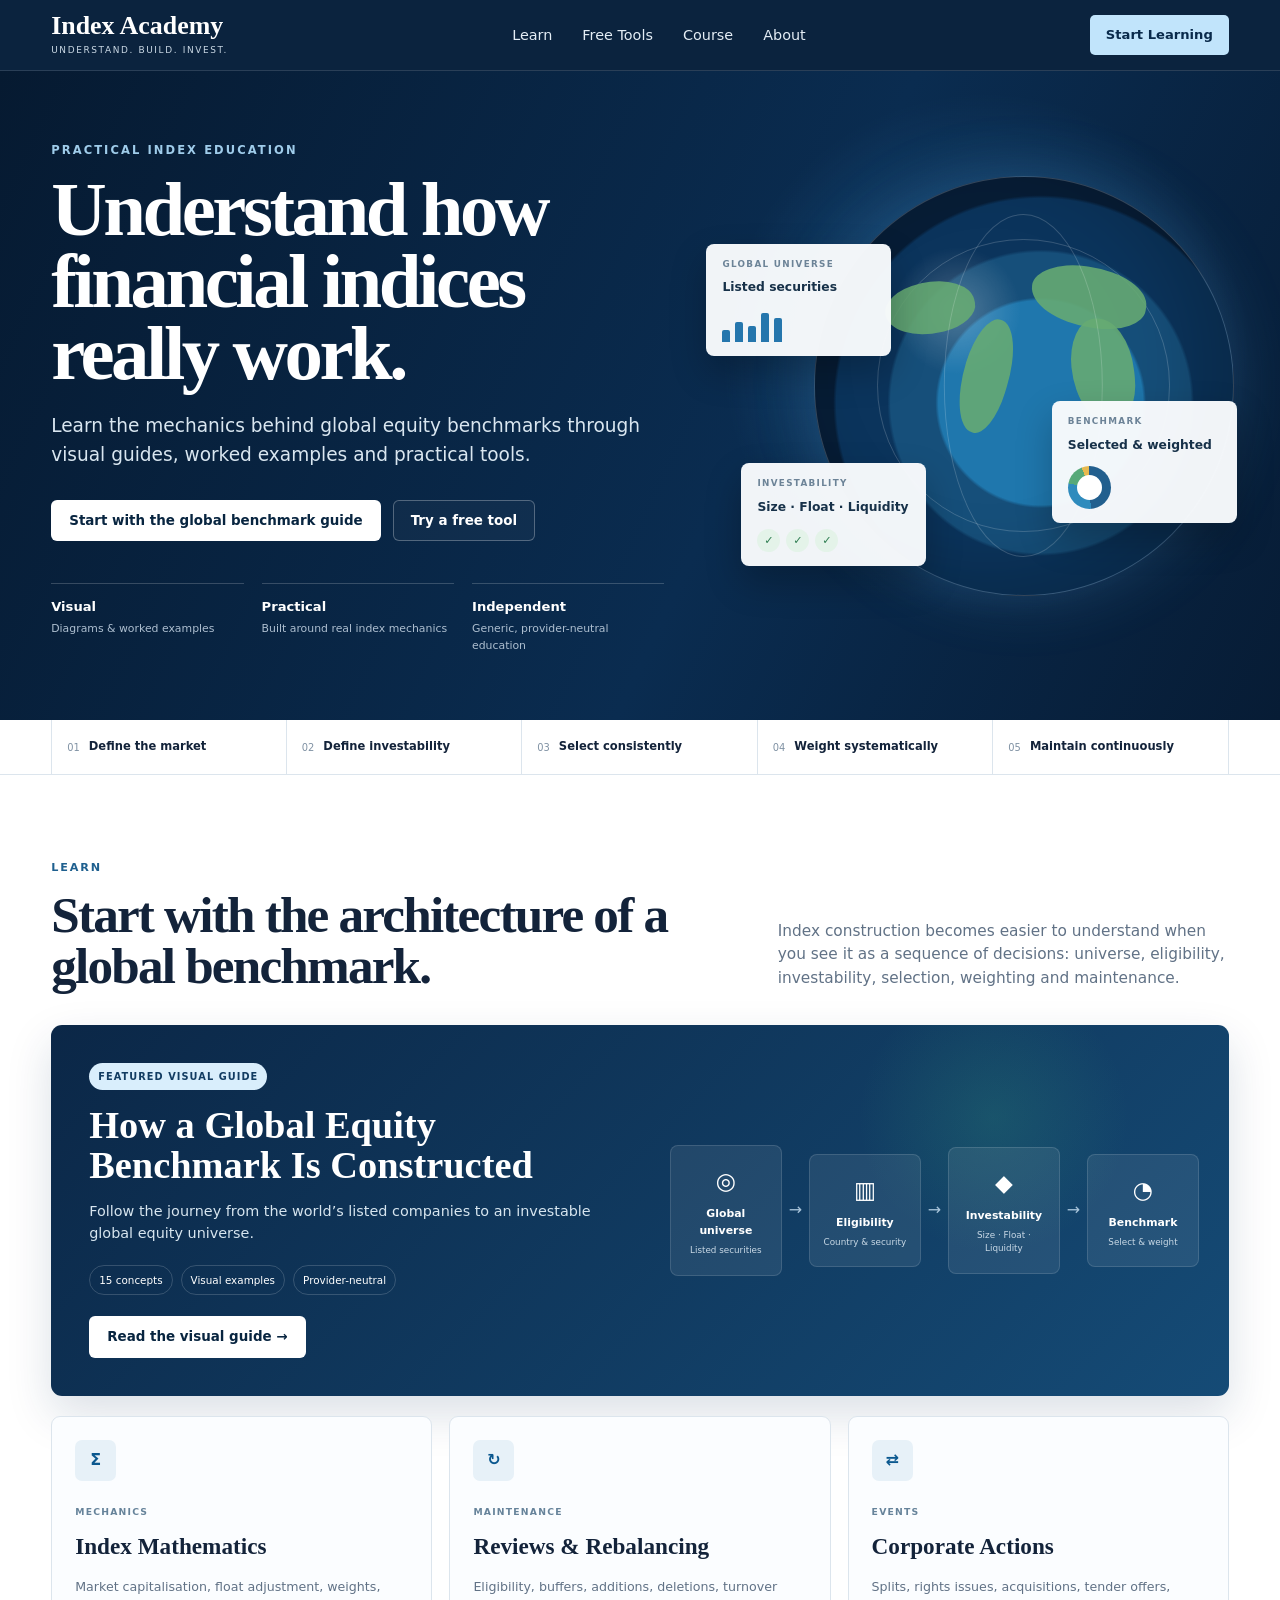
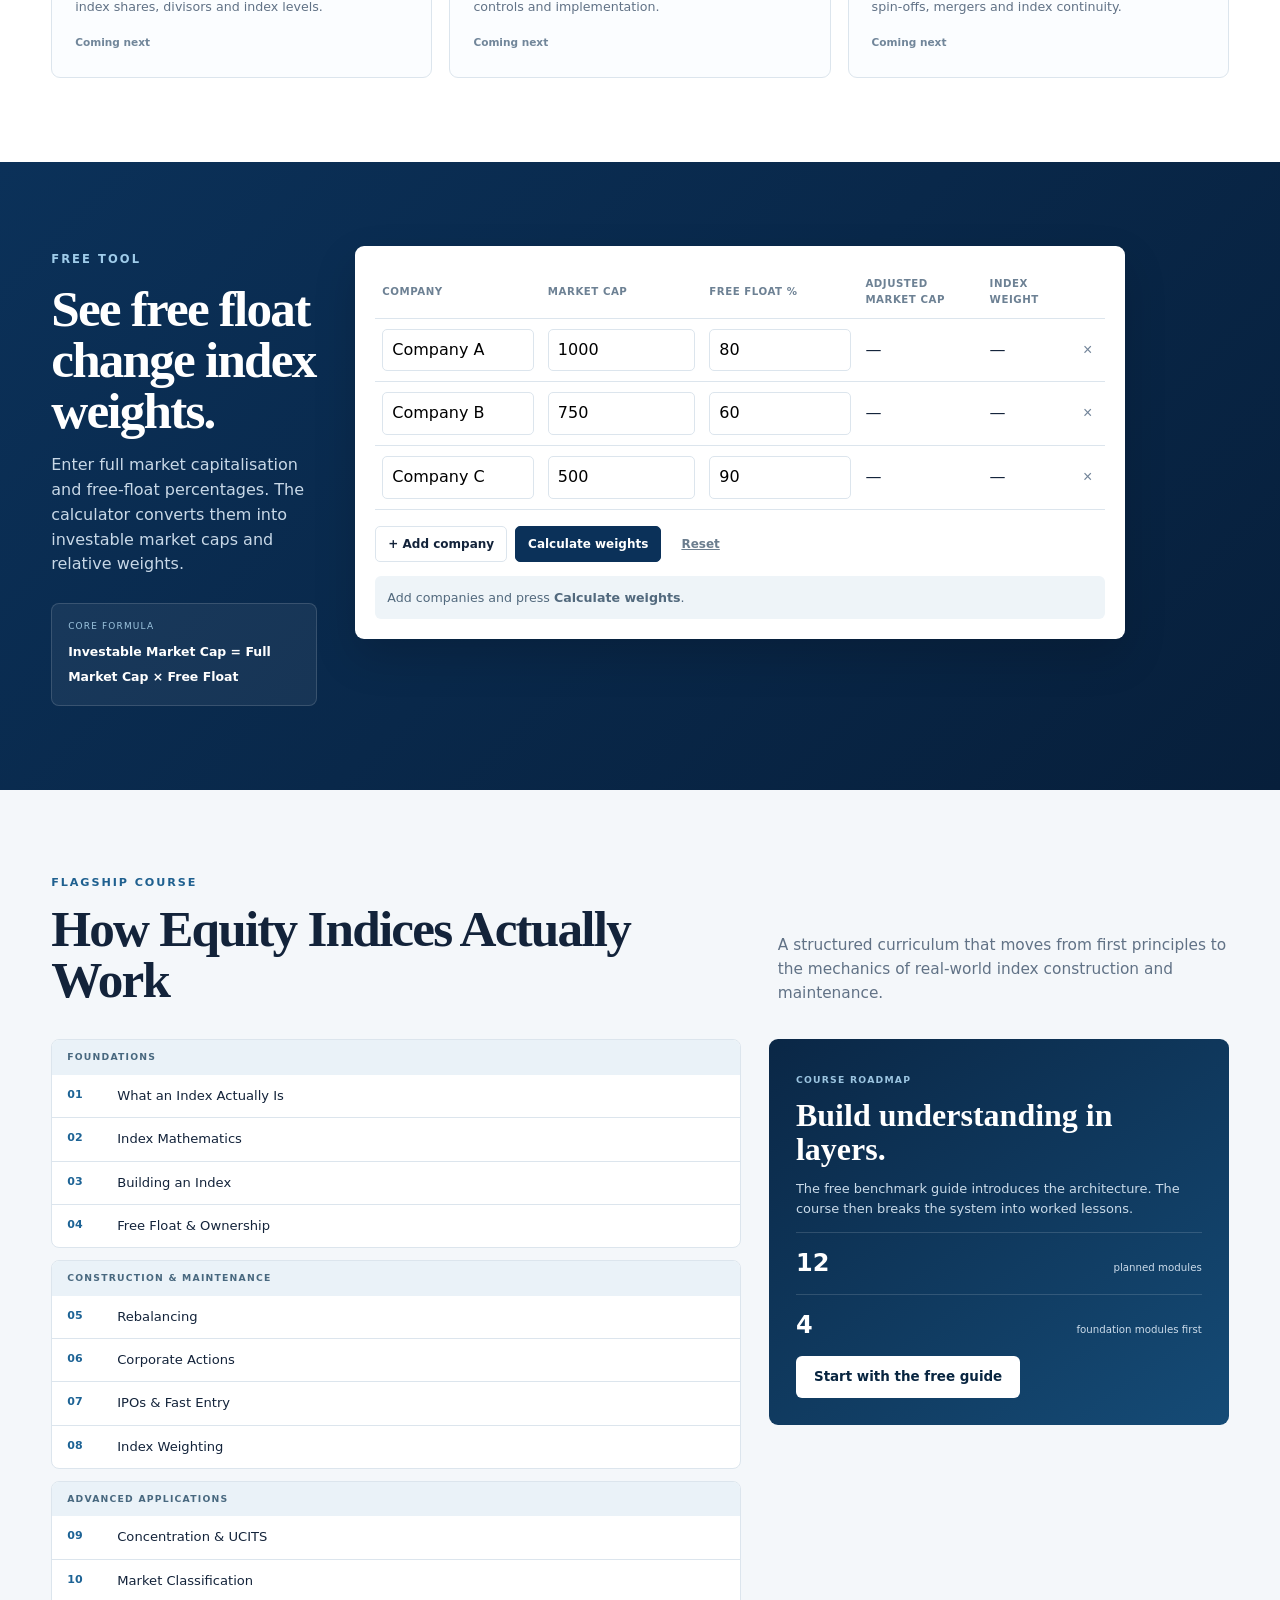
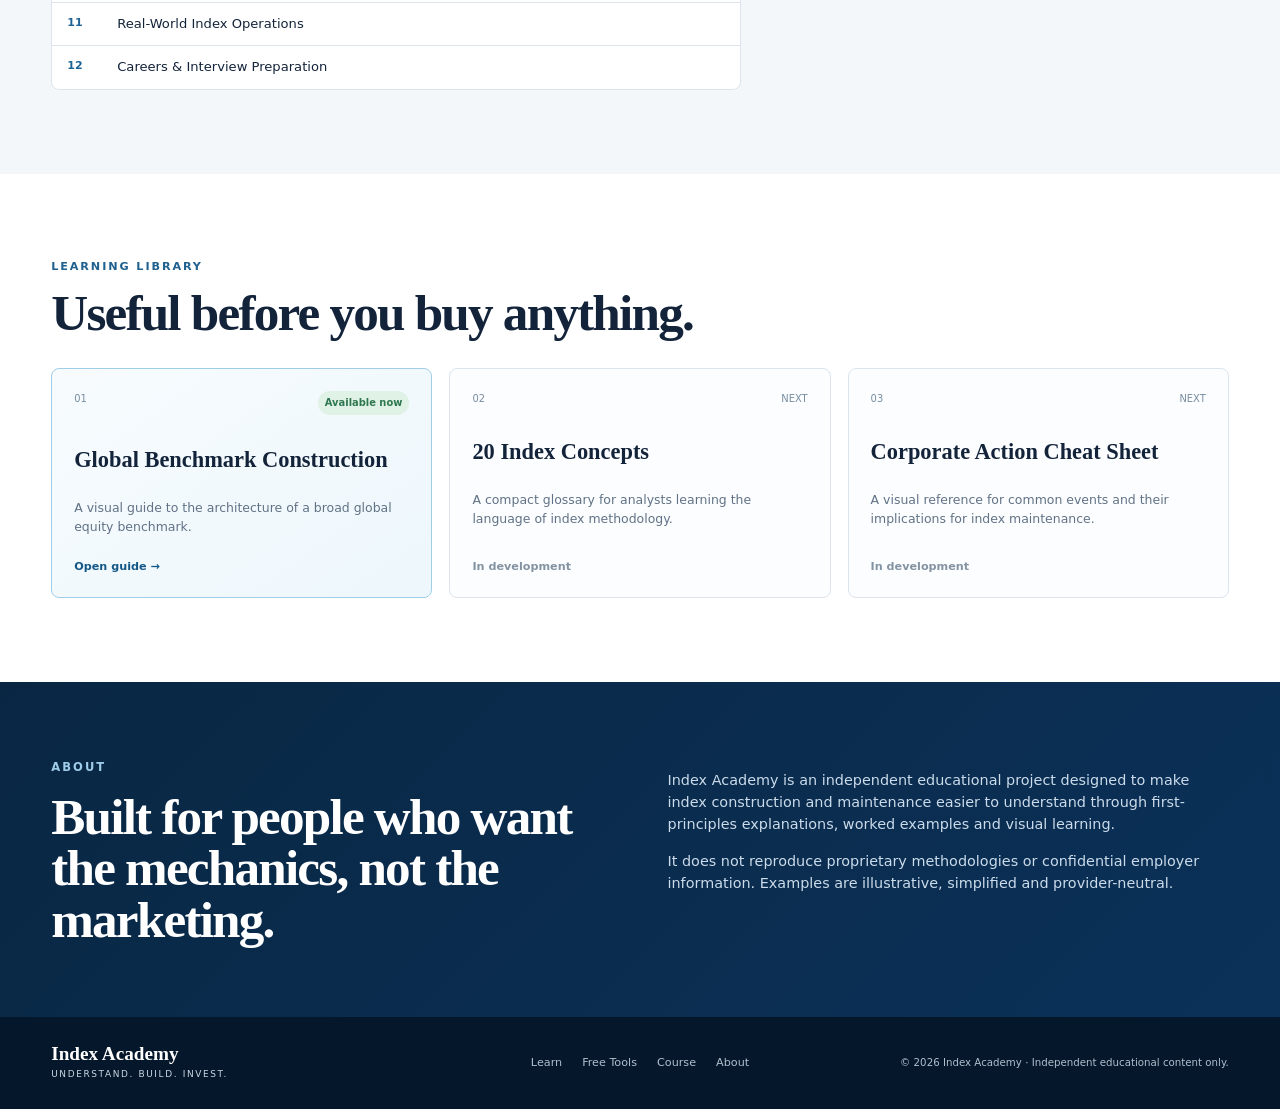
<file: index.html>
<!doctype html>
<html lang="en">
<head>
<meta charset="utf-8">
<meta name="viewport" content="width=device-width, initial-scale=1">
<title>Index Academy — Understand How Financial Indices Work</title>
<meta name="description" content="Visual, practical education in global equity benchmarks, index construction, free float, rebalancing and benchmark mathematics.">
<style>
:root{
  --navy:#071f3b; --navy2:#0b3159; --blue:#1c6da5; --cyan:#29a8bd;
  --green:#49a96f; --ink:#13233a; --muted:#617286; --line:#dce5ed;
  --soft:#f4f7fa; --softblue:#edf5fb; --white:#fff;
}
*{box-sizing:border-box}
html{scroll-behavior:smooth}
body{margin:0;font-family:Inter,ui-sans-serif,system-ui,-apple-system,BlinkMacSystemFont,"Segoe UI",sans-serif;color:var(--ink);background:#fff;line-height:1.55}
a{color:inherit}
.container{width:min(1180px,92%);margin:auto}

/* NAV */
.topbar{position:sticky;top:0;z-index:50;background:rgba(7,31,59,.98);color:#fff;border-bottom:1px solid rgba(255,255,255,.13);backdrop-filter:blur(10px)}
.nav{height:70px;display:flex;align-items:center;justify-content:space-between;gap:28px}
.brand{text-decoration:none}.brand strong{display:block;font:700 1.62rem/1 Georgia,serif}.brand small{display:block;margin-top:5px;font-size:.56rem;letter-spacing:.18em;color:#cbd9e5}
.navlinks{display:flex;align-items:center;gap:30px}.navlinks a{text-decoration:none;font-size:.9rem;color:#e4edf5}.navlinks a:hover{color:#fff}
.nav-cta{text-decoration:none;background:#c1e4fb;color:#092a4b;font-size:.82rem;font-weight:800;padding:10px 16px;border-radius:5px}

/* HERO */
.hero{position:relative;overflow:hidden;color:#fff;background:
  radial-gradient(circle at 77% 44%,rgba(50,136,197,.45),transparent 25%),
  linear-gradient(115deg,#061a31 0%,#0a2c50 58%,#071c35 100%)}
.hero-inner{min-height:610px;display:grid;grid-template-columns:1.08fr .92fr;align-items:center;gap:42px;padding:66px 0}
.eyebrow{display:inline-block;font-size:.72rem;font-weight:900;letter-spacing:.18em;text-transform:uppercase;color:#9fccea;margin-bottom:14px}
.hero h1{font-family:Georgia,serif;font-size:clamp(3.4rem,6vw,6.1rem);line-height:.94;letter-spacing:-.045em;margin:0 0 22px;max-width:760px}
.hero .lead{font-size:1.16rem;color:#d9e6f0;max-width:660px;margin:0 0 30px}
.actions{display:flex;gap:12px;flex-wrap:wrap}
.btn{display:inline-flex;align-items:center;justify-content:center;text-decoration:none;font:800 .84rem/1 Inter,system-ui,sans-serif;padding:13px 17px;border-radius:6px;border:1px solid transparent;cursor:pointer}
.btn-light{background:#fff;color:#082540}.btn-outline{border-color:rgba(255,255,255,.28);color:#fff;background:rgba(255,255,255,.03)}
.hero-stats{display:grid;grid-template-columns:repeat(3,1fr);gap:18px;margin-top:42px;max-width:700px}
.hero-stats div{border-top:1px solid rgba(255,255,255,.19);padding-top:13px}
.hero-stats b{display:block;font-size:.82rem}.hero-stats span{display:block;color:#aebfd0;font-size:.68rem;margin-top:3px}

/* hero visual */
.hero-visual{height:470px;position:relative}
.globe{position:absolute;right:-5px;top:15px;width:420px;height:420px;border-radius:50%;
background:radial-gradient(circle at 34% 32%,rgba(255,255,255,.24),transparent 16%),
radial-gradient(circle at 54% 54%,#1f77ad 0 32%,#164f7a 33% 47%,#0b345c 48% 64%,#071d36 65%);
border:1px solid rgba(255,255,255,.18);box-shadow:0 0 65px rgba(91,176,236,.2),inset -35px -20px 70px rgba(0,0,0,.2)}
.globe:before,.globe:after{content:"";position:absolute;inset:15%;border:1px solid rgba(255,255,255,.18);border-radius:50%}
.globe:after{inset:31% 9%;transform:rotate(90deg)}
.land{position:absolute;background:#67ab72;opacity:.88;border-radius:45% 55% 42% 58%}
.l1{width:90px;height:52px;left:70px;top:105px;transform:rotate(-13deg)}
.l2{width:46px;height:116px;left:148px;top:141px;transform:rotate(17deg)}
.l3{width:116px;height:60px;left:216px;top:90px;transform:rotate(8deg)}
.l4{width:62px;height:106px;left:257px;top:141px;transform:rotate(-6deg)}
.visual-card{position:absolute;background:rgba(249,251,253,.97);color:#173149;border-radius:8px;padding:14px 16px;box-shadow:0 16px 36px rgba(0,0,0,.23);min-width:185px}
.visual-card small{display:block;font-size:.55rem;letter-spacing:.15em;color:#6c8397;font-weight:900;margin-bottom:3px}.visual-card b{font-size:.77rem}
.card1{left:0;top:83px}.card2{left:35px;bottom:65px}.card3{right:-8px;bottom:108px}
.bars{display:flex;align-items:end;gap:5px;height:35px;margin-top:8px}.bars i{display:block;width:8px;background:#2576ad;border-radius:2px 2px 0 0}.bars i:nth-child(1){height:35%}.bars i:nth-child(2){height:58%}.bars i:nth-child(3){height:45%}.bars i:nth-child(4){height:82%}.bars i:nth-child(5){height:68%}
.checks{display:flex;gap:6px;margin-top:10px}.checks i{font-style:normal;width:23px;height:23px;border-radius:50%;background:#e4f3e9;color:#2e7d51;display:grid;place-items:center;font-size:.7rem;font-weight:900}
.donut{width:43px;height:43px;border-radius:50%;background:conic-gradient(#225f8e 0 49%,#2f8bbd 49% 78%,#57a979 78% 94%,#e7b94f 94%);margin-top:9px;position:relative}.donut:after{content:"";position:absolute;inset:9px;border-radius:50%;background:#fff}

/* PROCESS STRIP */
.process{border-bottom:1px solid var(--line);background:#fff}.process-grid{display:grid;grid-template-columns:repeat(5,1fr)}
.process-grid div{padding:18px 15px;border-right:1px solid var(--line);display:flex;align-items:center;gap:9px}.process-grid div:first-child{border-left:1px solid var(--line)}
.process-grid span{font-size:.62rem;color:#8092a4}.process-grid b{font-size:.72rem}

/* sections */
.section{padding:84px 0}
.section-head{display:grid;grid-template-columns:1.2fr .8fr;gap:50px;align-items:end;margin-bottom:34px}
.kicker{font-size:.7rem;font-weight:900;letter-spacing:.17em;text-transform:uppercase;color:#1f608f;margin-bottom:12px;display:block}
.section-head h2,.tools-copy h2,.library h2,.about h2{font-family:Georgia,serif;letter-spacing:-.035em}
.section-head h2{font-size:clamp(2.4rem,4vw,4rem);line-height:1;margin:0}.section-head p{color:var(--muted);font-size:.96rem;margin:0}

/* FEATURED GUIDE */
.featured{display:grid;grid-template-columns:1fr 1fr;background:linear-gradient(135deg,#0b2747,#154b76);border-radius:11px;overflow:hidden;color:#fff;box-shadow:0 18px 45px rgba(13,49,90,.15)}
.featured-copy{padding:38px}.pill{display:inline-block;background:#d9eefc;color:#123c62;border-radius:999px;padding:6px 9px;font-size:.61rem;font-weight:900;letter-spacing:.11em;text-transform:uppercase}
.featured h3{font-family:Georgia,serif;font-size:clamp(2rem,3vw,3rem);line-height:1.03;margin:16px 0 12px}.featured p{color:#d7e5ef;font-size:.9rem}
.tags{display:flex;gap:8px;flex-wrap:wrap;margin:21px 0}.tags span{border:1px solid rgba(255,255,255,.17);padding:6px 9px;border-radius:999px;font-size:.65rem}
.flow{padding:30px;display:grid;grid-template-columns:1fr auto 1fr auto 1fr auto 1fr;gap:7px;align-items:center;background:radial-gradient(circle at 60% 25%,rgba(59,177,128,.18),transparent 30%)}
.flow-box{text-align:center;background:rgba(255,255,255,.08);border:1px solid rgba(255,255,255,.13);border-radius:8px;padding:17px 8px}.flow-icon{font-size:1.45rem;margin-bottom:7px}.flow-box b{display:block;font-size:.68rem}.flow-box small{display:block;font-size:.55rem;color:#c9d9e6;margin-top:4px}.arr{color:#a8c4da}

/* Topics */
.topics{display:grid;grid-template-columns:repeat(3,1fr);gap:17px;margin-top:20px}.topic{border:1px solid var(--line);border-radius:9px;padding:23px;background:#fbfdff}.topic-icon{width:41px;height:41px;border-radius:7px;background:#e7f1f8;color:#0b588f;display:grid;place-items:center;font-weight:900;margin-bottom:17px}.topic small{font-size:.58rem;font-weight:900;letter-spacing:.13em;color:#66839a}.topic h3{font-family:Georgia,serif;font-size:1.45rem;margin:6px 0 9px}.topic p{color:var(--muted);font-size:.79rem}.topic .soon{font-weight:800;color:#71869a;font-size:.66rem}

/* TOOLS */
.tools{background:linear-gradient(135deg,#0b3159,#071f3b);color:#fff}.tools-grid{display:grid;grid-template-columns:.72fr 1.28fr;gap:38px;align-items:start}.tools-copy h2{font-size:clamp(2.5rem,4vw,4rem);line-height:1;margin:0 0 17px}.tools-copy p{color:#c8d8e7}.formula{margin-top:26px;border:1px solid rgba(255,255,255,.14);background:rgba(255,255,255,.06);border-radius:8px;padding:16px}.formula small{display:block;font-size:.56rem;letter-spacing:.13em;color:#9dc5df;margin-bottom:5px}.formula b{font-size:.78rem}
.calculator{background:#fff;color:var(--ink);border-radius:9px;padding:20px;box-shadow:0 18px 43px rgba(0,0,0,.15)}.table-scroll{overflow-x:auto}
table{width:100%;border-collapse:collapse;min-width:730px}th,td{padding:10px 7px;text-align:left;border-bottom:1px solid var(--line)}th{font-size:.64rem;letter-spacing:.05em;text-transform:uppercase;color:#6d8194}
input{width:100%;font:inherit;padding:8px 9px;border:1px solid var(--line);border-radius:5px}.calc-buttons{display:flex;gap:8px;flex-wrap:wrap;margin-top:16px}
.cbtn{font:800 .75rem Inter,system-ui,sans-serif;padding:10px 12px;border-radius:5px;border:1px solid var(--line);cursor:pointer;background:#fff;color:var(--ink)}.cbtn.primary{background:#0b3159;color:#fff;border-color:#0b3159}.cbtn.reset{border:0;text-decoration:underline;color:#6b7d8e}
.remove{border:0;background:none;cursor:pointer;font-size:1rem;color:#718398}.summary{margin-top:14px;border-radius:6px;padding:12px;background:#eef4f8;color:#52697d;font-size:.79rem}

/* COURSE */
.course{background:#f4f7fa}.course-layout{display:grid;grid-template-columns:1.2fr .8fr;gap:28px}.modules{display:grid;gap:12px}
.module-group{background:#fff;border:1px solid var(--line);border-radius:8px;overflow:hidden}.group-title{background:#eaf2f8;color:#48687f;padding:10px 15px;font-size:.58rem;font-weight:900;letter-spacing:.13em}
.module{display:grid;grid-template-columns:50px 1fr;padding:11px 15px;border-bottom:1px solid var(--line)}.module:last-child{border-bottom:0}.module b{font-size:.69rem;color:#1d6395}.module span{font-size:.82rem}
.course-card{background:linear-gradient(145deg,#0a2746,#154b76);color:#fff;border-radius:9px;padding:27px;align-self:start;position:sticky;top:94px}.course-card small{font-size:.58rem;letter-spacing:.13em;color:#9bc4e0;font-weight:900}.course-card h3{font-family:Georgia,serif;font-size:2rem;line-height:1.04;margin:8px 0 11px}.course-card p{font-size:.81rem;color:#cadbea}.course-stat{display:flex;justify-content:space-between;align-items:baseline;border-top:1px solid rgba(255,255,255,.14);padding:12px 0}.course-stat b{font-size:1.5rem}.course-stat span{font-size:.64rem;color:#cbdbea}

/* Library */
.library{background:#fff}.library h2{font-size:clamp(2.4rem,4vw,4rem);line-height:1;margin:0 0 30px}
.resource-grid{display:grid;grid-template-columns:repeat(3,1fr);gap:17px}.resource{border:1px solid var(--line);border-radius:8px;padding:22px;min-height:230px;display:flex;flex-direction:column;background:#fbfdff}.resource.live{background:linear-gradient(145deg,#f7fbfe,#edf7fc);border-color:#9fcfe8}
.resource-top{display:flex;justify-content:space-between;font-size:.62rem;color:#788da0}.badge{background:#e0f2e6;color:#2f7750;border-radius:999px;padding:4px 7px;font-weight:900}.resource h3{font-family:Georgia,serif;font-size:1.4rem;margin:28px 0 8px}.resource p{color:var(--muted);font-size:.78rem}.resource a,.muted-link{margin-top:auto;text-decoration:none;font-size:.7rem;font-weight:900;color:#155887}.muted-link{color:#8393a2}

/* ABOUT FOOTER */
.about{background:linear-gradient(135deg,#092743,#0b3159);color:#fff;padding:72px 0}.about-grid{display:grid;grid-template-columns:1fr 1fr;gap:55px}.about h2{font-size:clamp(2.3rem,4vw,3.7rem);line-height:1;margin:0}.about p{color:#cbdbea;font-size:.9rem}
footer{background:#05172b;color:#afbfcd;padding:27px 0}.footer-grid{display:grid;grid-template-columns:1fr auto 1fr;align-items:center;gap:20px}.footer-brand strong{font-size:1.2rem;color:#fff}.footer-links{display:flex;gap:20px}.footer-links a{text-decoration:none;font-size:.7rem}.copyright{text-align:right;font-size:.64rem}

@media(max-width:1000px){
.hero-inner,.section-head,.tools-grid,.course-layout,.about-grid{grid-template-columns:1fr}
.hero-visual{height:390px}.topics,.resource-grid{grid-template-columns:1fr 1fr}.course-card{position:static}.process-grid{grid-template-columns:repeat(2,1fr)}
}
@media(max-width:720px){
.navlinks,.nav-cta{display:none}.hero-inner{min-height:auto;padding:50px 0}.hero h1{font-size:3.3rem}.hero-stats{grid-template-columns:1fr}
.hero-visual{height:330px}.globe{width:300px;height:300px;right:-55px}.visual-card{transform:scale(.82)}.card1{left:-15px}.card2{left:-8px}.card3{right:-30px}
.process-grid,.topics,.resource-grid{grid-template-columns:1fr}.flow{grid-template-columns:1fr}.arr{transform:rotate(90deg);justify-self:center}
.footer-grid{grid-template-columns:1fr}.copyright{text-align:left}.footer-links{flex-wrap:wrap}
}
</style>
</head>
<body>

<header class="topbar">
  <div class="container nav">
    <a class="brand" href="#top"><strong>Index Academy</strong><small>UNDERSTAND. BUILD. INVEST.</small></a>
    <nav class="navlinks">
      <a href="#learn">Learn</a><a href="#tools">Free Tools</a><a href="#course">Course</a><a href="#about">About</a>
    </nav>
    <a class="nav-cta" href="global-benchmark.html">Start Learning</a>
  </div>
</header>

<main id="top">
<section class="hero">
  <div class="container hero-inner">
    <div>
      <span class="eyebrow">Practical index education</span>
      <h1>Understand how financial indices really work.</h1>
      <p class="lead">Learn the mechanics behind global equity benchmarks through visual guides, worked examples and practical tools.</p>
      <div class="actions">
        <a class="btn btn-light" href="global-benchmark.html">Start with the global benchmark guide</a>
        <a class="btn btn-outline" href="#tools">Try a free tool</a>
      </div>
      <div class="hero-stats">
        <div><b>Visual</b><span>Diagrams & worked examples</span></div>
        <div><b>Practical</b><span>Built around real index mechanics</span></div>
        <div><b>Independent</b><span>Generic, provider-neutral education</span></div>
      </div>
    </div>

    <div class="hero-visual">
      <div class="globe"><span class="land l1"></span><span class="land l2"></span><span class="land l3"></span><span class="land l4"></span></div>
      <div class="visual-card card1"><small>GLOBAL UNIVERSE</small><b>Listed securities</b><div class="bars"><i></i><i></i><i></i><i></i><i></i></div></div>
      <div class="visual-card card2"><small>INVESTABILITY</small><b>Size · Float · Liquidity</b><div class="checks"><i>✓</i><i>✓</i><i>✓</i></div></div>
      <div class="visual-card card3"><small>BENCHMARK</small><b>Selected & weighted</b><div class="donut"></div></div>
    </div>
  </div>
</section>

<section class="process">
  <div class="container process-grid">
    <div><span>01</span><b>Define the market</b></div>
    <div><span>02</span><b>Define investability</b></div>
    <div><span>03</span><b>Select consistently</b></div>
    <div><span>04</span><b>Weight systematically</b></div>
    <div><span>05</span><b>Maintain continuously</b></div>
  </div>
</section>

<section id="learn" class="section">
  <div class="container">
    <div class="section-head">
      <div><span class="kicker">Learn</span><h2>Start with the architecture of a global benchmark.</h2></div>
      <p>Index construction becomes easier to understand when you see it as a sequence of decisions: universe, eligibility, investability, selection, weighting and maintenance.</p>
    </div>

    <article class="featured">
      <div class="featured-copy">
        <span class="pill">Featured visual guide</span>
        <h3>How a Global Equity Benchmark Is Constructed</h3>
        <p>Follow the journey from the world’s listed companies to an investable global equity universe.</p>
        <div class="tags"><span>15 concepts</span><span>Visual examples</span><span>Provider-neutral</span></div>
        <a class="btn btn-light" href="global-benchmark.html">Read the visual guide →</a>
      </div>
      <div class="flow">
        <div class="flow-box"><div class="flow-icon">◎</div><b>Global universe</b><small>Listed securities</small></div><span class="arr">→</span>
        <div class="flow-box"><div class="flow-icon">▥</div><b>Eligibility</b><small>Country & security</small></div><span class="arr">→</span>
        <div class="flow-box"><div class="flow-icon">◆</div><b>Investability</b><small>Size · Float · Liquidity</small></div><span class="arr">→</span>
        <div class="flow-box"><div class="flow-icon">◔</div><b>Benchmark</b><small>Select & weight</small></div>
      </div>
    </article>

    <div class="topics">
      <article class="topic"><div class="topic-icon">Σ</div><small>MECHANICS</small><h3>Index Mathematics</h3><p>Market capitalisation, float adjustment, weights, index shares, divisors and index levels.</p><span class="soon">Coming next</span></article>
      <article class="topic"><div class="topic-icon">↻</div><small>MAINTENANCE</small><h3>Reviews & Rebalancing</h3><p>Eligibility, buffers, additions, deletions, turnover controls and implementation.</p><span class="soon">Coming next</span></article>
      <article class="topic"><div class="topic-icon">⇄</div><small>EVENTS</small><h3>Corporate Actions</h3><p>Splits, rights issues, acquisitions, tender offers, spin-offs, mergers and index continuity.</p><span class="soon">Coming next</span></article>
    </div>
  </div>
</section>

<section id="tools" class="section tools">
  <div class="container tools-grid">
    <div class="tools-copy">
      <span class="eyebrow">Free tool</span>
      <h2>See free float change index weights.</h2>
      <p>Enter full market capitalisation and free-float percentages. The calculator converts them into investable market caps and relative weights.</p>
      <div class="formula"><small>CORE FORMULA</small><b>Investable Market Cap = Full Market Cap × Free Float</b></div>
    </div>

    <div class="calculator">
      <div class="table-scroll">
        <table id="calcTable">
          <thead><tr><th>Company</th><th>Market Cap</th><th>Free Float %</th><th>Adjusted Market Cap</th><th>Index Weight</th><th></th></tr></thead>
          <tbody></tbody>
        </table>
      </div>
      <div class="calc-buttons">
        <button class="cbtn" id="addRow">+ Add company</button>
        <button class="cbtn primary" id="calculate">Calculate weights</button>
        <button class="cbtn reset" id="reset">Reset</button>
      </div>
      <div id="calcSummary" class="summary">Add companies and press <b>Calculate weights</b>.</div>
    </div>
  </div>
</section>

<section id="course" class="section course">
  <div class="container">
    <div class="section-head">
      <div><span class="kicker">Flagship course</span><h2>How Equity Indices Actually Work</h2></div>
      <p>A structured curriculum that moves from first principles to the mechanics of real-world index construction and maintenance.</p>
    </div>
    <div class="course-layout">
      <div class="modules">
        <div class="module-group"><div class="group-title">FOUNDATIONS</div>
          <div class="module"><b>01</b><span>What an Index Actually Is</span></div><div class="module"><b>02</b><span>Index Mathematics</span></div><div class="module"><b>03</b><span>Building an Index</span></div><div class="module"><b>04</b><span>Free Float & Ownership</span></div>
        </div>
        <div class="module-group"><div class="group-title">CONSTRUCTION & MAINTENANCE</div>
          <div class="module"><b>05</b><span>Rebalancing</span></div><div class="module"><b>06</b><span>Corporate Actions</span></div><div class="module"><b>07</b><span>IPOs & Fast Entry</span></div><div class="module"><b>08</b><span>Index Weighting</span></div>
        </div>
        <div class="module-group"><div class="group-title">ADVANCED APPLICATIONS</div>
          <div class="module"><b>09</b><span>Concentration & UCITS</span></div><div class="module"><b>10</b><span>Market Classification</span></div><div class="module"><b>11</b><span>Real-World Index Operations</span></div><div class="module"><b>12</b><span>Careers & Interview Preparation</span></div>
        </div>
      </div>
      <aside class="course-card"><small>COURSE ROADMAP</small><h3>Build understanding in layers.</h3><p>The free benchmark guide introduces the architecture. The course then breaks the system into worked lessons.</p><div class="course-stat"><b>12</b><span>planned modules</span></div><div class="course-stat"><b>4</b><span>foundation modules first</span></div><a class="btn btn-light" href="global-benchmark.html">Start with the free guide</a></aside>
    </div>
  </div>
</section>

<section class="section library">
  <div class="container">
    <span class="kicker">Learning library</span><h2>Useful before you buy anything.</h2>
    <div class="resource-grid">
      <article class="resource live"><div class="resource-top"><span>01</span><span class="badge">Available now</span></div><h3>Global Benchmark Construction</h3><p>A visual guide to the architecture of a broad global equity benchmark.</p><a href="global-benchmark.html">Open guide →</a></article>
      <article class="resource"><div class="resource-top"><span>02</span><span>NEXT</span></div><h3>20 Index Concepts</h3><p>A compact glossary for analysts learning the language of index methodology.</p><span class="muted-link">In development</span></article>
      <article class="resource"><div class="resource-top"><span>03</span><span>NEXT</span></div><h3>Corporate Action Cheat Sheet</h3><p>A visual reference for common events and their implications for index maintenance.</p><span class="muted-link">In development</span></article>
    </div>
  </div>
</section>

<section id="about" class="about">
  <div class="container about-grid">
    <div><span class="eyebrow">About</span><h2>Built for people who want the mechanics, not the marketing.</h2></div>
    <div><p>Index Academy is an independent educational project designed to make index construction and maintenance easier to understand through first-principles explanations, worked examples and visual learning.</p><p>It does not reproduce proprietary methodologies or confidential employer information. Examples are illustrative, simplified and provider-neutral.</p></div>
  </div>
</section>
</main>

<footer>
  <div class="container footer-grid">
    <a class="brand footer-brand" href="#top"><strong>Index Academy</strong><small>UNDERSTAND. BUILD. INVEST.</small></a>
    <div class="footer-links"><a href="#learn">Learn</a><a href="#tools">Free Tools</a><a href="#course">Course</a><a href="#about">About</a></div>
    <div class="copyright">© <span id="year"></span> Index Academy · Independent educational content only.</div>
  </div>
</footer>

<script>
const tbody=document.querySelector('#calcTable tbody'),summary=document.querySelector('#calcSummary');
function addRow(name='',cap='',ff=''){const tr=document.createElement('tr');tr.innerHTML=`<td><input class="name" placeholder="Company A" value="${name}"></td><td><input class="cap" type="number" min="0" step="any" placeholder="1000" value="${cap}"></td><td><input class="ff" type="number" min="0" max="100" step="any" placeholder="75" value="${ff}"></td><td class="adj">—</td><td class="weight">—</td><td><button class="remove" title="Remove">×</button></td>`;tr.querySelector('.remove').onclick=()=>tr.remove();tbody.appendChild(tr)}
function calc(){const data=[...tbody.querySelectorAll('tr')].map(row=>{const cap=parseFloat(row.querySelector('.cap').value),ff=parseFloat(row.querySelector('.ff').value),adjusted=(isFinite(cap)&&isFinite(ff))?cap*ff/100:NaN;return{row,adjusted}});const valid=data.filter(x=>isFinite(x.adjusted)&&x.adjusted>=0),total=valid.reduce((s,x)=>s+x.adjusted,0);data.forEach(x=>{if(!isFinite(x.adjusted)){x.row.querySelector('.adj').textContent='—';x.row.querySelector('.weight').textContent='—';return}x.row.querySelector('.adj').textContent=x.adjusted.toLocaleString(undefined,{maximumFractionDigits:2});x.row.querySelector('.weight').textContent=(total?x.adjusted/total*100:0).toFixed(2)+'%'});summary.innerHTML=total?`<b>Total free-float adjusted market cap:</b> ${total.toLocaleString(undefined,{maximumFractionDigits:2})}<br>Weights sum to 100% across valid rows.`:'Enter valid values and calculate again.'}
function seed(){addRow('Company A','1000','80');addRow('Company B','750','60');addRow('Company C','500','90')}
document.querySelector('#addRow').onclick=()=>addRow();document.querySelector('#calculate').onclick=calc;document.querySelector('#reset').onclick=()=>{tbody.innerHTML='';seed();summary.innerHTML='Add companies and press <b>Calculate weights</b>.'};seed();document.querySelector('#year').textContent=new Date().getFullYear();
</script>
</body>
</html>
</file>
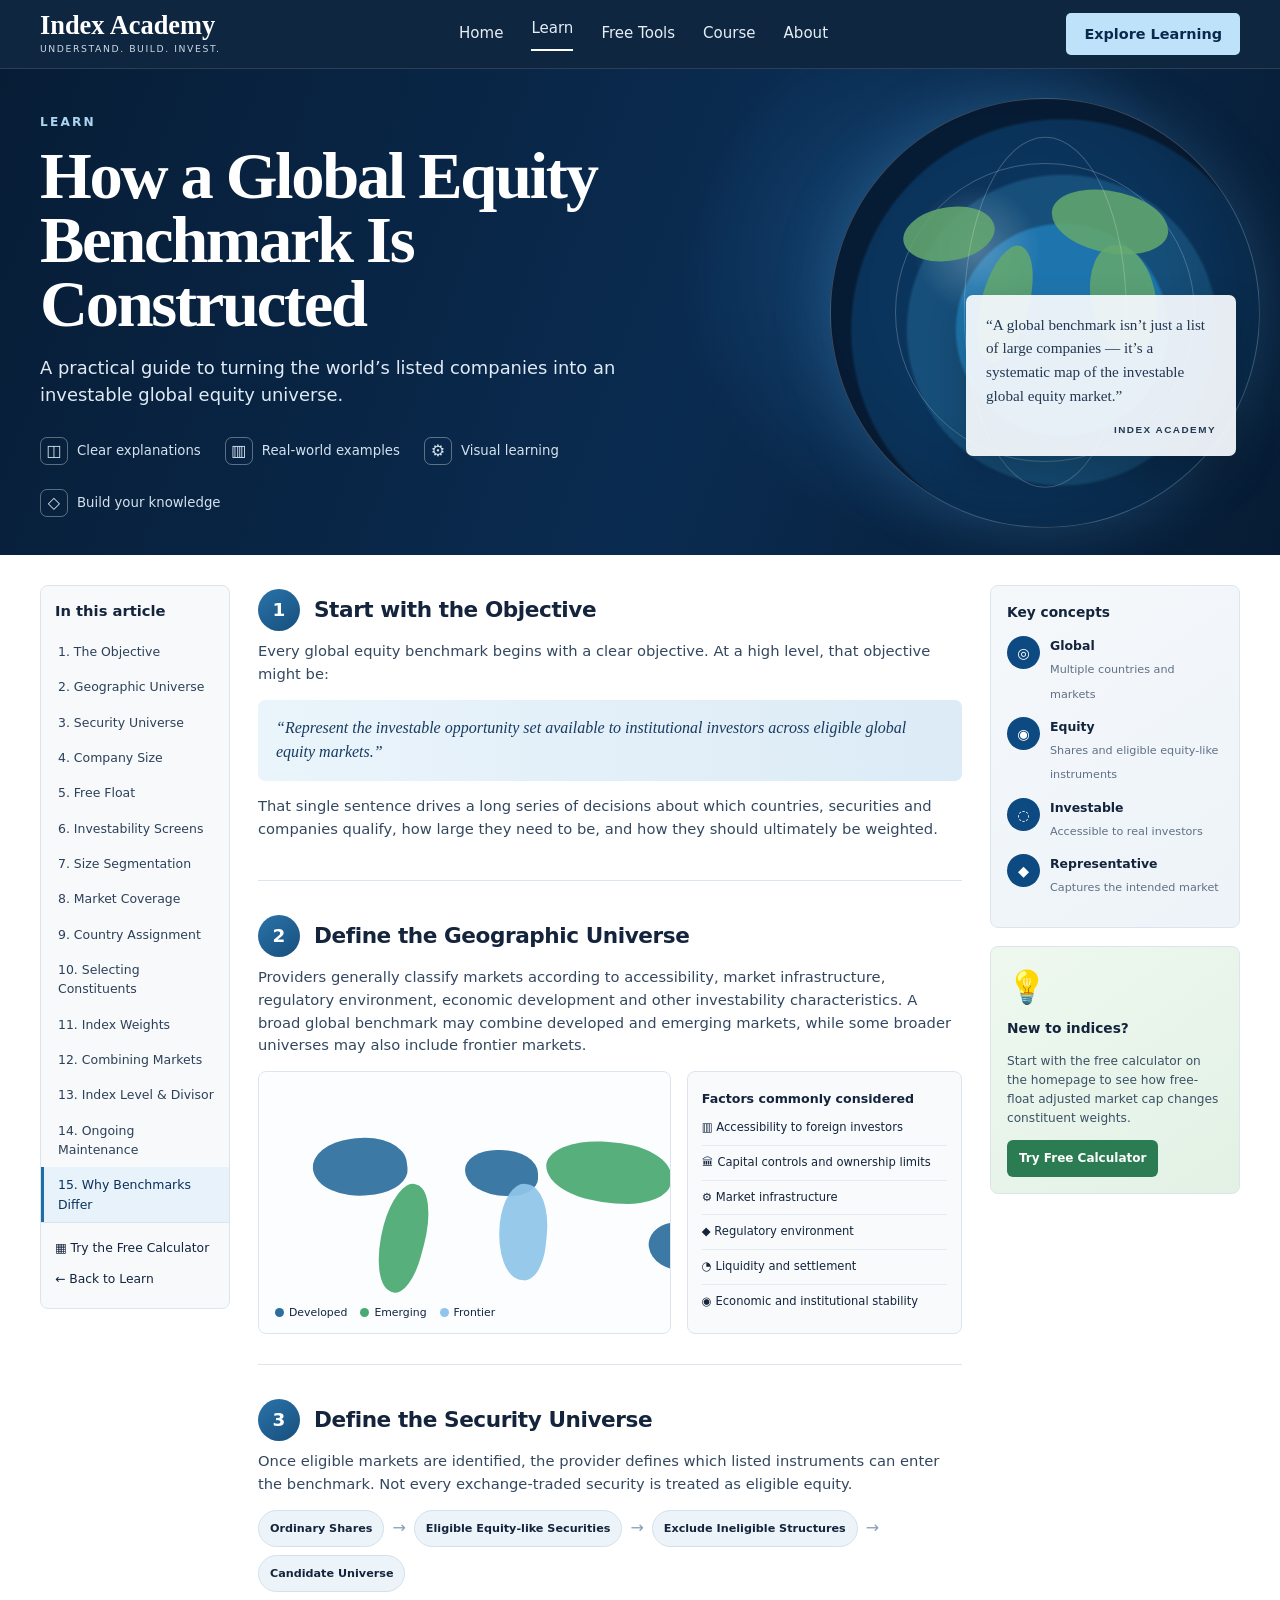
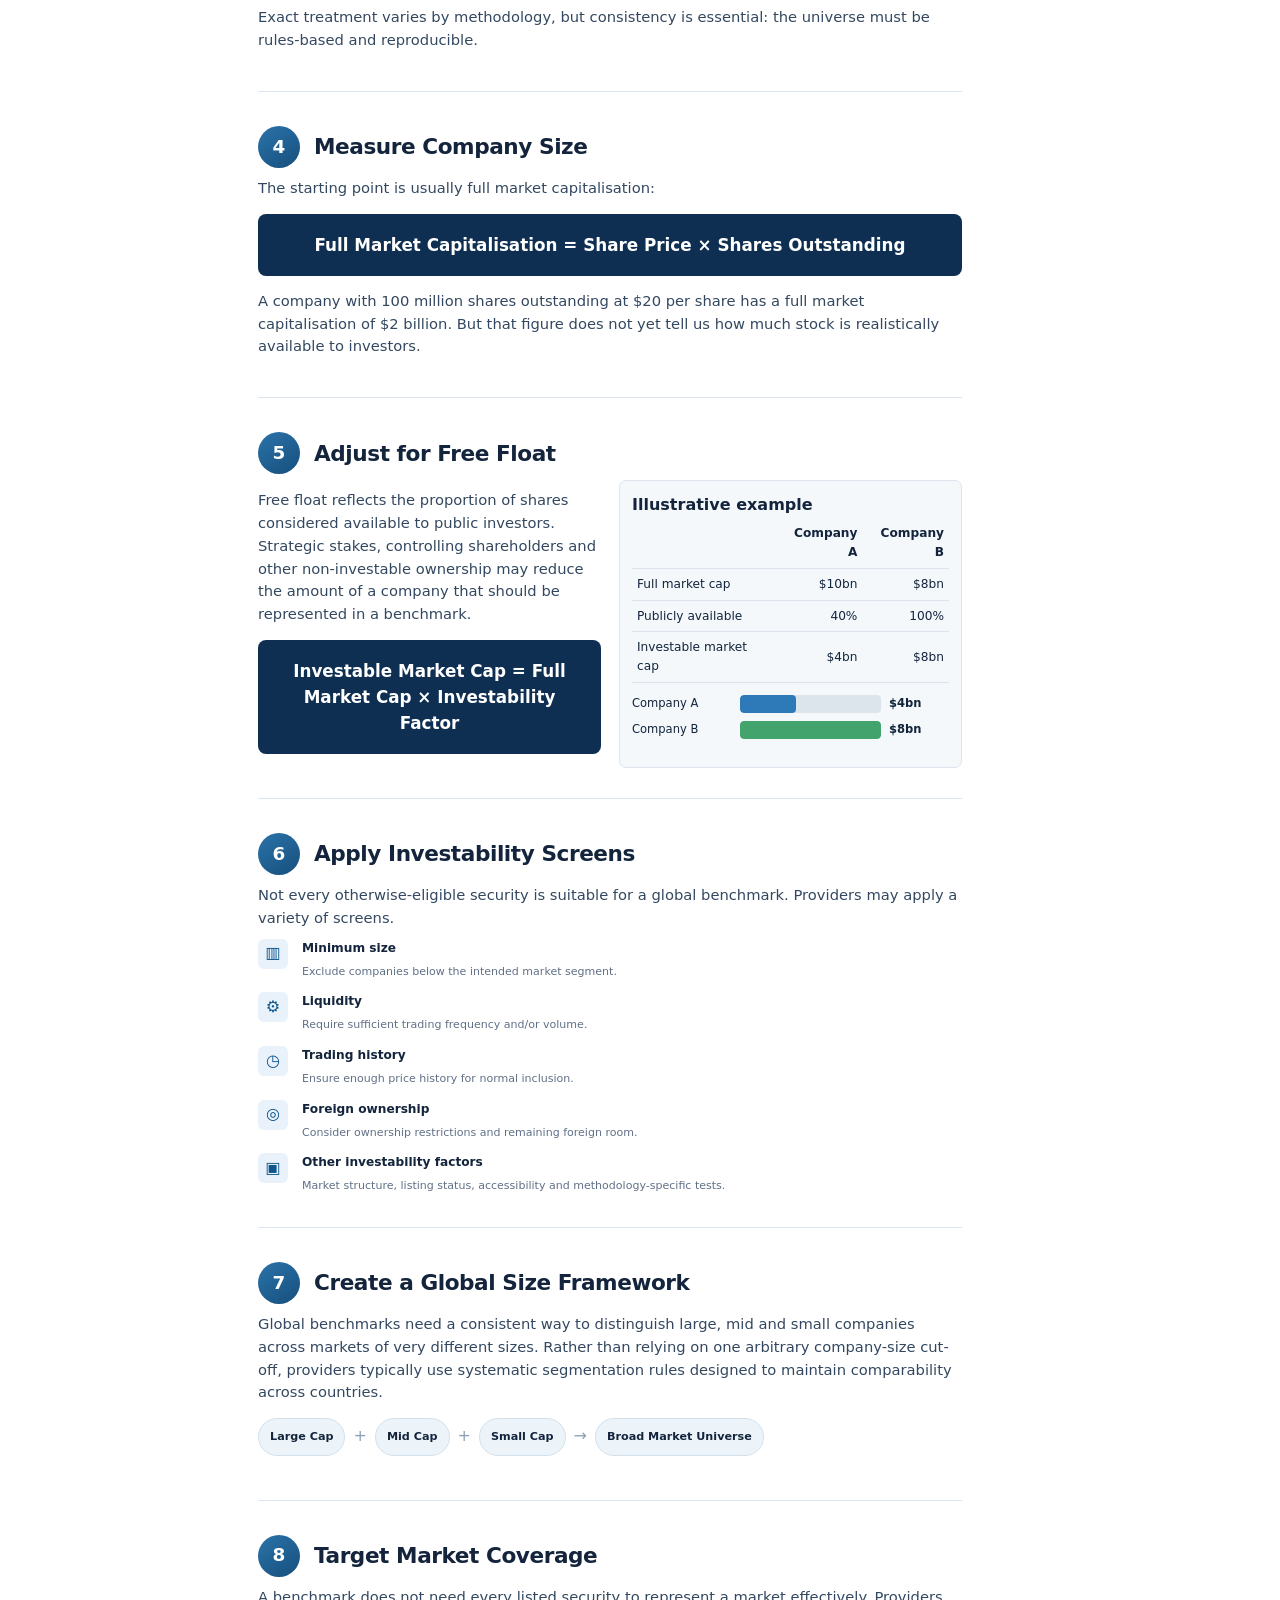
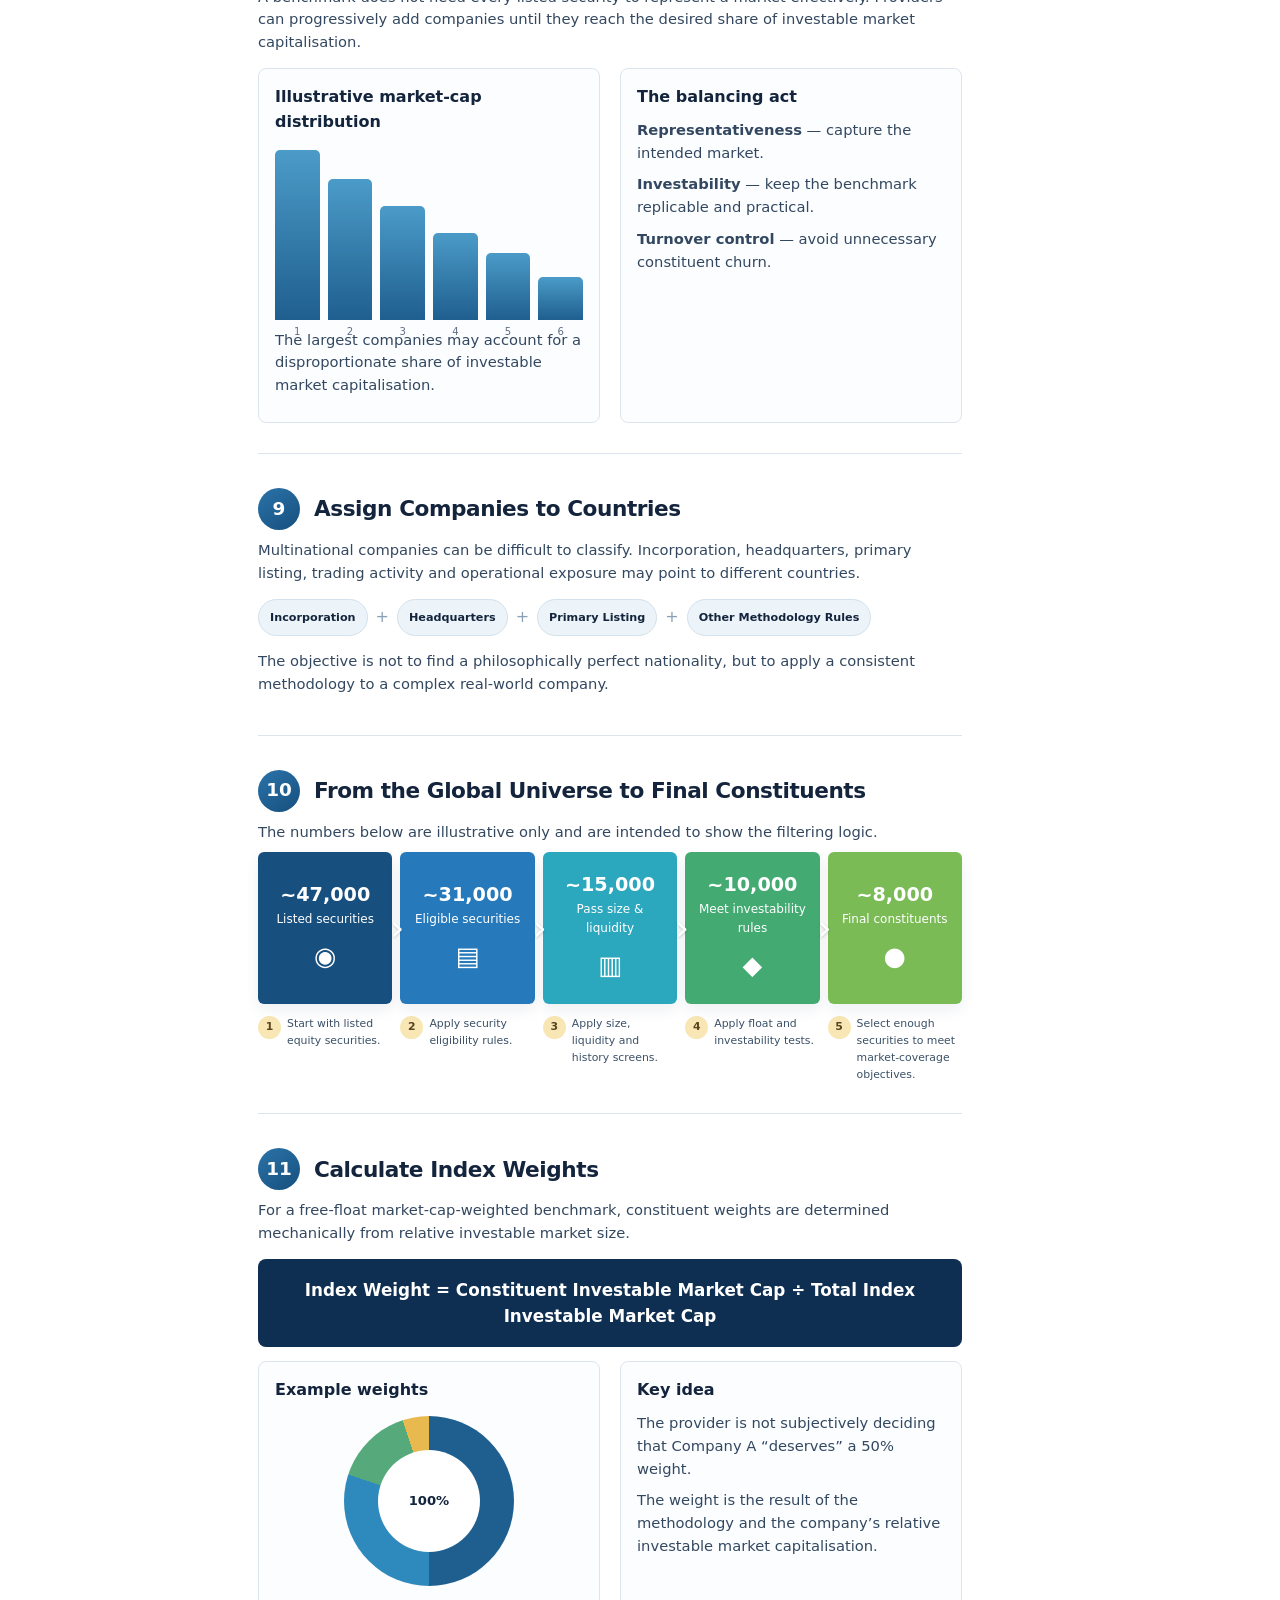
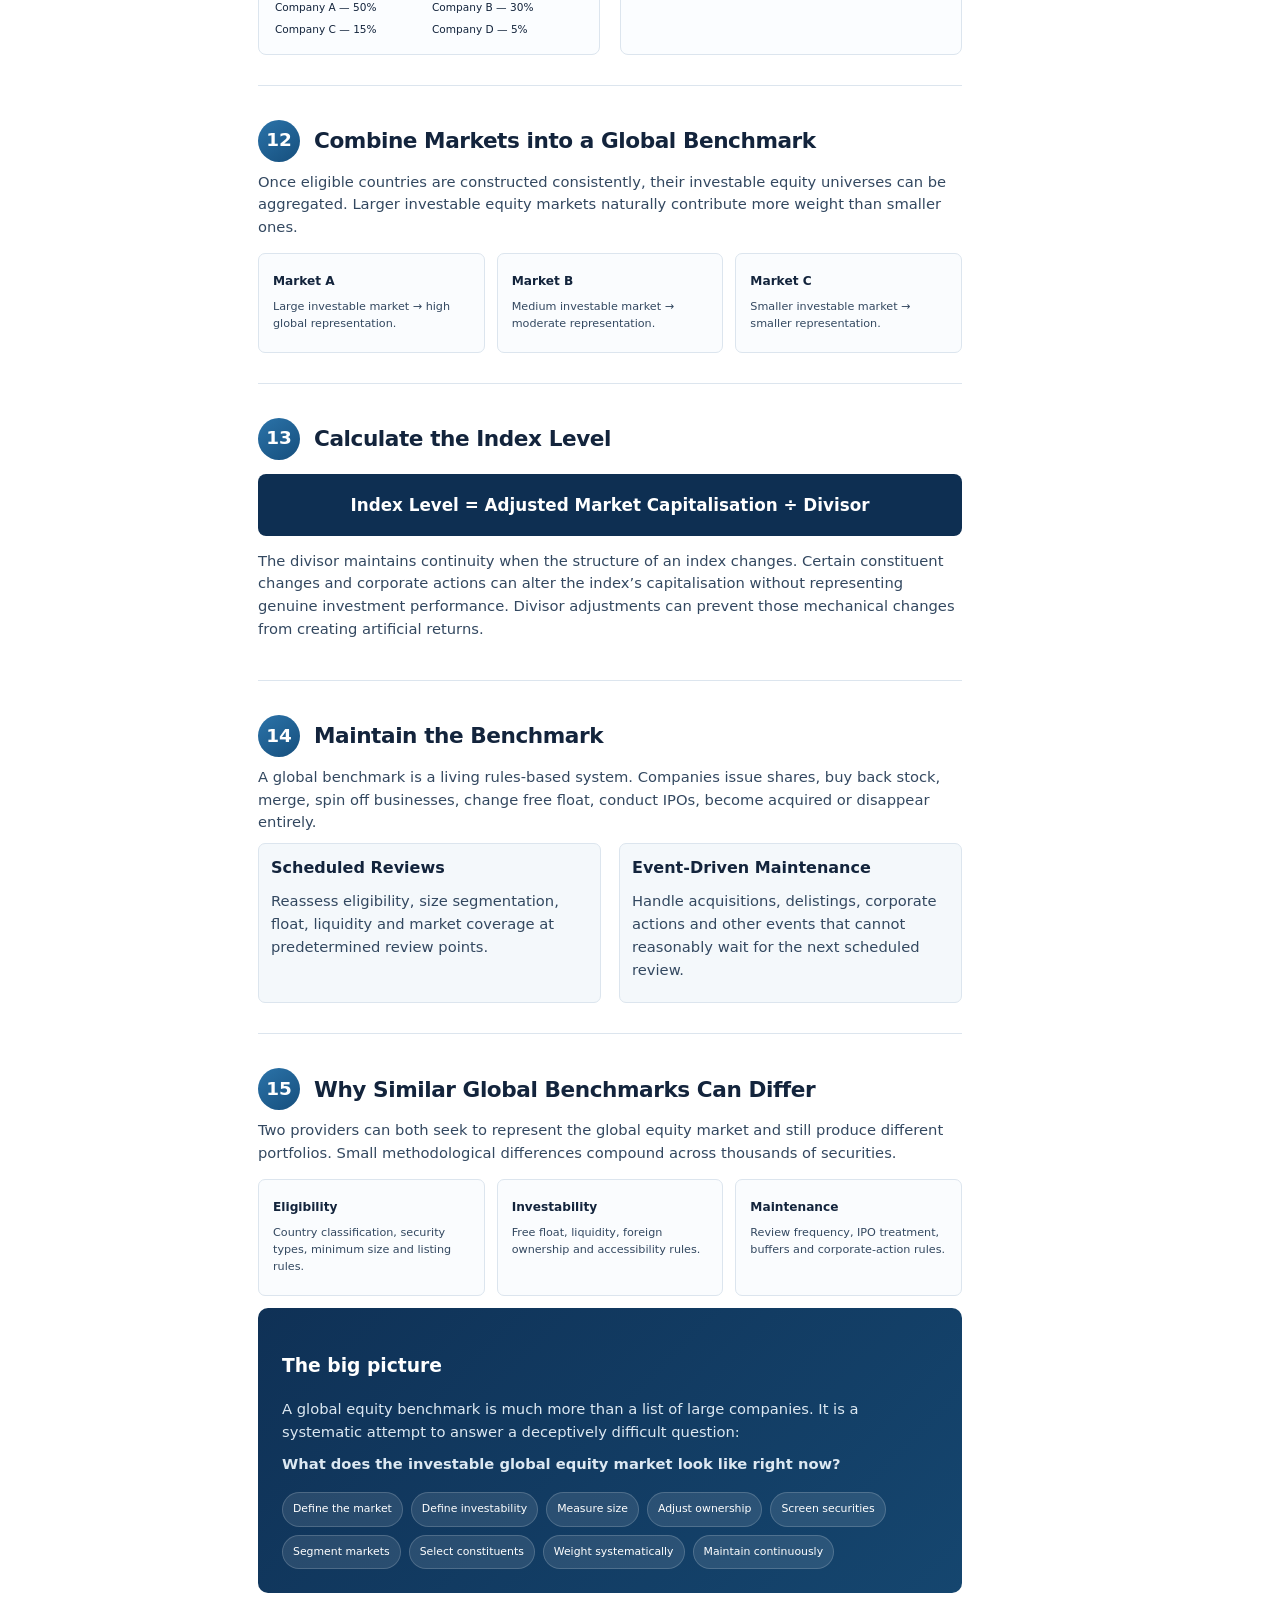
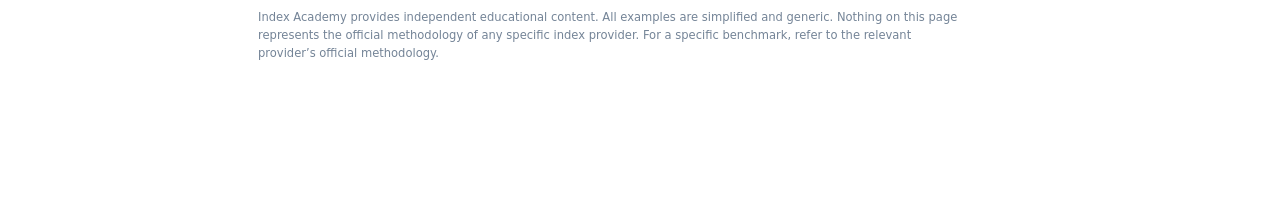
<file: global-benchmark.html>
<!doctype html>
<html lang="en">
<head>
<meta charset="utf-8">
<meta name="viewport" content="width=device-width, initial-scale=1">
<title>How a Global Equity Benchmark Is Constructed | Index Academy</title>
<meta name="description" content="A practical visual guide to how broad global equity benchmarks are constructed.">
<style>
:root{--navy:#08213f;--blue:#1e6ca8;--cyan:#2aa7be;--green:#43a56d;--lime:#7bbd55;--ink:#13243c;--muted:#607086;--line:#dce5ee;--soft:#f4f7fa}
*{box-sizing:border-box}html{scroll-behavior:smooth}body{margin:0;font-family:Inter,system-ui,-apple-system,"Segoe UI",sans-serif;color:var(--ink);background:#fff;line-height:1.55}a{color:inherit}.container{width:min(1200px,94%);margin:auto}
.topbar{position:sticky;top:0;z-index:50;background:rgba(7,31,58,.97);color:#fff;border-bottom:1px solid rgba(255,255,255,.12);backdrop-filter:blur(10px)}.nav{height:68px;display:flex;align-items:center;justify-content:space-between;gap:20px}.brand{text-decoration:none}.brand strong{font-family:Georgia,serif;font-size:1.65rem;display:block;line-height:1}.brand small{display:block;font-size:.58rem;letter-spacing:.17em;margin-top:4px;color:#cdd9e6}.navlinks{display:flex;gap:28px;align-items:center}.navlinks a{text-decoration:none;font-size:.94rem;color:#e6eef6}.navlinks a.active{border-bottom:2px solid #fff;padding-bottom:8px}.update-btn{text-decoration:none;background:#bfe2fb;color:#0a2a4d;padding:10px 18px;border-radius:5px;font-weight:800;font-size:.9rem}
.hero{color:#fff;background:radial-gradient(circle at 74% 42%,rgba(41,123,191,.42),transparent 27%),linear-gradient(110deg,#071d36 0%,#0a2b50 55%,#071c34 100%);overflow:hidden}.hero-inner{min-height:330px;display:grid;grid-template-columns:1.15fr .85fr;align-items:center;gap:36px;padding:44px 0 38px}.eyebrow{font-size:.76rem;font-weight:800;letter-spacing:.18em;text-transform:uppercase;color:#acd5f2}.hero h1{font-family:Georgia,serif;font-size:clamp(2.7rem,5.2vw,5rem);line-height:.96;margin:12px 0 18px;letter-spacing:-.035em;max-width:760px}.hero .lead{font-size:1.12rem;color:#e1ebf5;max-width:680px;margin:0}.hero-icons{display:flex;gap:24px;flex-wrap:wrap;margin-top:28px;font-size:.83rem;color:#d5e2ee}.hero-icons span{display:flex;gap:9px;align-items:center}.iconbox{width:28px;height:28px;border:1px solid rgba(255,255,255,.34);border-radius:7px;display:grid;place-items:center;font-size:1rem}.hero-art{position:relative;height:285px}.globe{position:absolute;right:-20px;top:-75px;width:430px;height:430px;border-radius:50%;background:radial-gradient(circle at 34% 35%,rgba(255,255,255,.24),transparent 16%),radial-gradient(circle at 54% 54%,#1e75ad 0 32%,#164f7a 33% 47%,#0b345c 48% 64%,#071d36 65%);border:1px solid rgba(255,255,255,.2);box-shadow:0 0 60px rgba(91,176,236,.22),inset -35px -20px 70px rgba(0,0,0,.22)}.globe:before,.globe:after{content:"";position:absolute;inset:15%;border:1px solid rgba(255,255,255,.22);border-radius:50%}.globe:after{inset:31% 9%;transform:rotate(90deg)}.land{position:absolute;background:#63a86e;opacity:.86;border-radius:45% 55% 45% 55%}.land.one{width:92px;height:54px;left:72px;top:108px;transform:rotate(-14deg)}.land.two{width:48px;height:120px;left:150px;top:145px;transform:rotate(17deg)}.land.three{width:118px;height:62px;left:220px;top:92px;transform:rotate(8deg)}.land.four{width:65px;height:110px;left:260px;top:145px;transform:rotate(-7deg)}.quote-card{position:absolute;right:4px;bottom:2px;width:270px;background:rgba(244,248,252,.94);color:#233852;border-radius:7px;padding:18px 20px;box-shadow:0 18px 38px rgba(0,0,0,.22);font-family:Georgia,serif;font-size:.95rem}.quote-card small{display:block;text-align:right;margin-top:15px;font-family:Inter,sans-serif;font-size:.62rem;letter-spacing:.15em;font-weight:800}
.article-shell{display:grid;grid-template-columns:190px minmax(0,1fr) 250px;gap:28px;align-items:start;padding:30px 0 80px}.side{position:sticky;top:92px;border:1px solid var(--line);border-radius:8px;background:#f7f9fb;overflow:hidden}.side h3{font-size:.92rem;margin:0;padding:14px 14px 11px}.toc a{display:block;text-decoration:none;padding:8px 14px;font-size:.78rem;color:#2c4058;border-left:3px solid transparent}.toc a:hover,.toc a.current{background:#e8f2fa;border-left-color:var(--blue);color:#0c3159}.side-actions{border-top:1px solid var(--line);padding:10px 14px 13px}.side-actions a{display:block;text-decoration:none;font-size:.77rem;padding:6px 0}.right-rail{position:sticky;top:92px;display:grid;gap:18px}.info-card{border:1px solid var(--line);border-radius:8px;background:linear-gradient(145deg,#f5f8fb,#edf3f8);padding:16px}.info-card h3{font-size:.86rem;margin:0 0 13px}.key-item{display:flex;gap:10px;margin:12px 0}.key-ico{width:33px;height:33px;flex:none;border-radius:50%;background:#0d4a82;color:white;display:grid;place-items:center;font-size:.9rem}.key-item b{font-size:.78rem;display:block}.key-item span{font-size:.7rem;color:var(--muted)}.beginner{background:linear-gradient(145deg,#eef8ef,#e3f1e5)}.beginner .bulb{font-size:2rem;margin-bottom:6px}.beginner p{font-size:.76rem;color:#3b5265}.beginner a{display:inline-block;text-decoration:none;background:#2b7c52;color:#fff;padding:9px 12px;border-radius:6px;font-size:.75rem;font-weight:800}
.article section{padding:4px 0 30px;margin-bottom:30px;border-bottom:1px solid var(--line)}.article section:last-child{border-bottom:0}.section-title{display:flex;align-items:center;gap:14px;margin-bottom:6px}.num{width:42px;height:42px;border-radius:50%;background:linear-gradient(145deg,#2b73a9,#164f7d);color:#fff;display:grid;place-items:center;font-size:1.15rem;font-weight:800;flex:none}.section-title h2{margin:0;font-size:1.35rem;letter-spacing:-.02em}.article p{font-size:.92rem;margin:9px 0;color:#334860}.callout{background:linear-gradient(90deg,#eaf4fb,#dcebf6);border-radius:7px;padding:16px 18px;margin:14px 0;font-family:Georgia,serif;font-style:italic;color:#173b60}
.world-card{margin-top:14px;display:grid;grid-template-columns:1.2fr .8fr;gap:16px}.worldmap{min-height:235px;border:1px solid var(--line);border-radius:8px;background:#fbfdff;position:relative;overflow:hidden;padding:16px}.map-shape{position:absolute;border-radius:46% 54% 40% 60%;opacity:.92}.dev{background:#2c6f9e}.em{background:#49aa71}.frontier{background:#8fc5ea}.s1{width:94px;height:58px;left:54px;top:66px;transform:rotate(-7deg)}.s2{width:44px;height:110px;left:122px;top:111px;transform:rotate(15deg)}.s3{width:73px;height:46px;left:206px;top:78px}.s4{width:48px;height:96px;left:240px;top:112px;transform:rotate(6deg)}.s5{width:125px;height:61px;left:287px;top:70px;transform:rotate(3deg)}.s6{width:58px;height:48px;left:390px;top:150px;transform:rotate(-8deg)}.legend{position:absolute;bottom:11px;left:16px;display:flex;gap:13px;flex-wrap:wrap;font-size:.68rem}.legend span:before{content:"";display:inline-block;width:9px;height:9px;border-radius:50%;margin-right:5px;vertical-align:-1px}.legend .l1:before{background:#2c6f9e}.legend .l2:before{background:#49aa71}.legend .l3:before{background:#8fc5ea}.factor-list{border:1px solid var(--line);border-radius:8px;background:#f8fafc;padding:14px}.factor-list b{font-size:.79rem}.factor-list div{font-size:.72rem;padding:8px 0;border-bottom:1px solid #e5ebf0}.factor-list div:last-child{border-bottom:0}
.funnel-title{font-size:.78rem;color:var(--muted);margin-bottom:12px}.funnel{display:grid;grid-template-columns:repeat(5,1fr);gap:8px}.fbox{min-height:150px;color:#fff;border-radius:6px;padding:18px 10px;text-align:center;display:flex;flex-direction:column;align-items:center;justify-content:center;position:relative;box-shadow:0 6px 14px rgba(26,61,91,.08)}.fbox:not(:last-child):after{content:"›";position:absolute;right:-12px;top:50%;transform:translateY(-50%);z-index:4;font-size:2.2rem;color:#fff;text-shadow:0 1px 3px rgba(0,0,0,.2)}.f1{background:#174f7e}.f2{background:#267abc}.f3{background:#2ba7be}.f4{background:#43aa72}.f5{background:#7abb55}.fbox strong{font-size:1.2rem}.fbox span{font-size:.75rem}.fbox .mini{font-size:1.6rem;margin-top:9px}.steps{display:grid;grid-template-columns:repeat(5,1fr);gap:8px;margin-top:12px}.step{font-size:.68rem;color:#3a5067;display:flex;gap:6px}.step b{width:23px;height:23px;border-radius:50%;background:#f8e7b5;display:grid;place-items:center;flex:none;color:#5a4420}
.split{display:grid;grid-template-columns:1fr 1fr;gap:18px}.example-box{border:1px solid var(--line);background:#f4f8fb;border-radius:7px;padding:12px}.example-box table{width:100%;border-collapse:collapse;font-size:.76rem}.example-box th,.example-box td{padding:6px 5px;border-bottom:1px solid #dbe4ec;text-align:right}.example-box th:first-child,.example-box td:first-child{text-align:left}.bars{margin-top:12px}.bar-row{display:grid;grid-template-columns:100px 1fr 60px;gap:8px;align-items:center;margin:8px 0;font-size:.72rem}.track{background:#dde5ec;height:18px;border-radius:4px;overflow:hidden}.fill{height:100%;border-radius:4px}.fill.a{width:40%;background:#2e79b8}.fill.b{width:100%;background:#43a36c}.screen-list{display:grid;gap:10px}.screen{display:grid;grid-template-columns:34px 1fr;gap:10px}.screen i{width:30px;height:30px;border-radius:6px;background:#e9f2fa;color:#0c568d;display:grid;place-items:center;font-style:normal}.screen b{display:block;font-size:.76rem}.screen span{font-size:.69rem;color:var(--muted)}
.coverage-visual{display:grid;grid-template-columns:1fr 1fr;gap:20px;margin-top:14px}.coverage-card,.weight-card{border:1px solid var(--line);border-radius:8px;padding:16px;background:#fbfdff}.coverage-bars{display:flex;align-items:end;height:170px;gap:8px;margin-top:15px}.cbar{flex:1;background:linear-gradient(#4b9bc8,#1f5f8f);border-radius:5px 5px 0 0;position:relative}.cbar:nth-child(2){height:83%}.cbar:nth-child(3){height:67%}.cbar:nth-child(4){height:51%}.cbar:nth-child(5){height:39%}.cbar:nth-child(6){height:25%}.cbar:nth-child(1){height:100%}.cbar span{position:absolute;bottom:-20px;left:50%;transform:translateX(-50%);font-size:.63rem;color:var(--muted)}.donut{width:170px;height:170px;border-radius:50%;background:conic-gradient(#1f5f8f 0 50%,#2e89bc 50% 80%,#55a97a 80% 95%,#e7b94f 95% 100%);position:relative;margin:13px auto}.donut:after{content:"";position:absolute;inset:34px;background:#fff;border-radius:50%}.donut-label{position:absolute;inset:0;display:grid;place-items:center;z-index:2;font-weight:800;font-size:.82rem}.legend2{display:grid;grid-template-columns:1fr 1fr;gap:6px;font-size:.66rem}
.pipeline{display:flex;align-items:center;gap:8px;flex-wrap:wrap;margin:14px 0}.pill{padding:9px 11px;border-radius:999px;background:#edf4f9;border:1px solid #d3e1ec;font-size:.7rem;font-weight:700}.arrow{color:#8aa0b5}.formula{background:#0e2f52;color:#fff;border-radius:8px;padding:18px;text-align:center;font-size:1.05rem;font-weight:800;margin:14px 0}.compare-grid{display:grid;grid-template-columns:repeat(3,1fr);gap:12px;margin-top:14px}.compare{border:1px solid var(--line);border-radius:7px;padding:14px;background:#fafcfe}.compare b{font-size:.76rem}.compare p{font-size:.7rem;margin:5px 0}.final-box{background:linear-gradient(135deg,#0f3156,#15466f);color:#fff;border-radius:10px;padding:24px;margin-top:12px}.final-box p{color:#dce8f2}.final-flow{display:flex;gap:8px;flex-wrap:wrap;margin-top:16px}.final-flow span{font-size:.68rem;background:rgba(255,255,255,.1);border:1px solid rgba(255,255,255,.17);padding:8px 10px;border-radius:999px}
@media(max-width:1050px){.article-shell{grid-template-columns:170px minmax(0,1fr)}.right-rail{display:none}}@media(max-width:760px){.navlinks,.update-btn{display:none}.hero-inner{grid-template-columns:1fr;min-height:auto;padding:40px 0 26px}.hero-art{height:180px}.globe{width:300px;height:300px;right:-50px;top:-70px}.quote-card{width:220px;font-size:.78rem}.article-shell{display:block}.side{position:static;margin-bottom:24px}.toc{display:grid;grid-template-columns:1fr 1fr}.world-card,.split,.coverage-visual{grid-template-columns:1fr}.funnel,.steps{grid-template-columns:1fr}.fbox{min-height:95px}.fbox:not(:last-child):after{content:"↓";right:50%;top:auto;bottom:-22px;transform:translateX(50%)}.compare-grid{grid-template-columns:1fr}}
</style>
</head>
<body>
<header class="topbar"><div class="container nav"><a class="brand" href="index.html"><strong>Index Academy</strong><small>UNDERSTAND. BUILD. INVEST.</small></a><nav class="navlinks"><a href="index.html">Home</a><a class="active" href="#">Learn</a><a href="index.html#calculator">Free Tools</a><a href="index.html#course">Course</a><a href="index.html#about">About</a></nav><a class="update-btn" href="index.html#learn">Explore Learning</a></div></header>

<section class="hero"><div class="container hero-inner"><div><div class="eyebrow">Learn</div><h1>How a Global Equity Benchmark Is Constructed</h1><p class="lead">A practical guide to turning the world’s listed companies into an investable global equity universe.</p><div class="hero-icons"><span><b class="iconbox">◫</b> Clear explanations</span><span><b class="iconbox">▥</b> Real-world examples</span><span><b class="iconbox">⚙</b> Visual learning</span><span><b class="iconbox">◇</b> Build your knowledge</span></div></div><div class="hero-art"><div class="globe"><span class="land one"></span><span class="land two"></span><span class="land three"></span><span class="land four"></span></div><div class="quote-card">“A global benchmark isn’t just a list of large companies — it’s a systematic map of the investable global equity market.”<small>INDEX ACADEMY</small></div></div></div></section>

<div class="container article-shell">
<aside class="side"><h3>In this article</h3><nav class="toc" id="toc">
<a href="#objective">1. The Objective</a><a href="#geography">2. Geographic Universe</a><a href="#security">3. Security Universe</a><a href="#size">4. Company Size</a><a href="#float">5. Free Float</a><a href="#screens">6. Investability Screens</a><a href="#segmentation">7. Size Segmentation</a><a href="#coverage">8. Market Coverage</a><a href="#country">9. Country Assignment</a><a href="#selection">10. Selecting Constituents</a><a href="#weights">11. Index Weights</a><a href="#combine">12. Combining Markets</a><a href="#divisor">13. Index Level & Divisor</a><a href="#maintenance">14. Ongoing Maintenance</a><a href="#differences">15. Why Benchmarks Differ</a>
</nav><div class="side-actions"><a href="index.html#calculator">▦ Try the Free Calculator</a><a href="index.html#learn">← Back to Learn</a></div></aside>

<main class="article">
<section id="objective"><div class="section-title"><div class="num">1</div><h2>Start with the Objective</h2></div><p>Every global equity benchmark begins with a clear objective. At a high level, that objective might be:</p><div class="callout">“Represent the investable opportunity set available to institutional investors across eligible global equity markets.”</div><p>That single sentence drives a long series of decisions about which countries, securities and companies qualify, how large they need to be, and how they should ultimately be weighted.</p></section>

<section id="geography"><div class="section-title"><div class="num">2</div><h2>Define the Geographic Universe</h2></div><p>Providers generally classify markets according to accessibility, market infrastructure, regulatory environment, economic development and other investability characteristics. A broad global benchmark may combine developed and emerging markets, while some broader universes may also include frontier markets.</p><div class="world-card"><div class="worldmap" aria-label="Illustrative market classification map"><span class="map-shape dev s1"></span><span class="map-shape em s2"></span><span class="map-shape dev s3"></span><span class="map-shape frontier s4"></span><span class="map-shape em s5"></span><span class="map-shape dev s6"></span><div class="legend"><span class="l1">Developed</span><span class="l2">Emerging</span><span class="l3">Frontier</span></div></div><div class="factor-list"><b>Factors commonly considered</b><div>▥ Accessibility to foreign investors</div><div>🏛 Capital controls and ownership limits</div><div>⚙ Market infrastructure</div><div>◆ Regulatory environment</div><div>◔ Liquidity and settlement</div><div>◉ Economic and institutional stability</div></div></div></section>

<section id="security"><div class="section-title"><div class="num">3</div><h2>Define the Security Universe</h2></div><p>Once eligible markets are identified, the provider defines which listed instruments can enter the benchmark. Not every exchange-traded security is treated as eligible equity.</p><div class="pipeline"><span class="pill">Ordinary Shares</span><span class="arrow">→</span><span class="pill">Eligible Equity-like Securities</span><span class="arrow">→</span><span class="pill">Exclude Ineligible Structures</span><span class="arrow">→</span><span class="pill">Candidate Universe</span></div><p>Exact treatment varies by methodology, but consistency is essential: the universe must be rules-based and reproducible.</p></section>

<section id="size"><div class="section-title"><div class="num">4</div><h2>Measure Company Size</h2></div><p>The starting point is usually full market capitalisation:</p><div class="formula">Full Market Capitalisation = Share Price × Shares Outstanding</div><p>A company with 100 million shares outstanding at $20 per share has a full market capitalisation of $2 billion. But that figure does not yet tell us how much stock is realistically available to investors.</p></section>

<section id="float"><div class="section-title"><div class="num">5</div><h2>Adjust for Free Float</h2></div><div class="split"><div><p>Free float reflects the proportion of shares considered available to public investors. Strategic stakes, controlling shareholders and other non-investable ownership may reduce the amount of a company that should be represented in a benchmark.</p><div class="formula">Investable Market Cap = Full Market Cap × Investability Factor</div></div><div class="example-box"><strong>Illustrative example</strong><table><tr><th></th><th>Company A</th><th>Company B</th></tr><tr><td>Full market cap</td><td>$10bn</td><td>$8bn</td></tr><tr><td>Publicly available</td><td>40%</td><td>100%</td></tr><tr><td>Investable market cap</td><td>$4bn</td><td>$8bn</td></tr></table><div class="bars"><div class="bar-row"><span>Company A</span><div class="track"><div class="fill a"></div></div><b>$4bn</b></div><div class="bar-row"><span>Company B</span><div class="track"><div class="fill b"></div></div><b>$8bn</b></div></div></div></div></section>

<section id="screens"><div class="section-title"><div class="num">6</div><h2>Apply Investability Screens</h2></div><p>Not every otherwise-eligible security is suitable for a global benchmark. Providers may apply a variety of screens.</p><div class="screen-list"><div class="screen"><i>▥</i><div><b>Minimum size</b><span>Exclude companies below the intended market segment.</span></div></div><div class="screen"><i>⚙</i><div><b>Liquidity</b><span>Require sufficient trading frequency and/or volume.</span></div></div><div class="screen"><i>◷</i><div><b>Trading history</b><span>Ensure enough price history for normal inclusion.</span></div></div><div class="screen"><i>◎</i><div><b>Foreign ownership</b><span>Consider ownership restrictions and remaining foreign room.</span></div></div><div class="screen"><i>▣</i><div><b>Other investability factors</b><span>Market structure, listing status, accessibility and methodology-specific tests.</span></div></div></div></section>

<section id="segmentation"><div class="section-title"><div class="num">7</div><h2>Create a Global Size Framework</h2></div><p>Global benchmarks need a consistent way to distinguish large, mid and small companies across markets of very different sizes. Rather than relying on one arbitrary company-size cut-off, providers typically use systematic segmentation rules designed to maintain comparability across countries.</p><div class="pipeline"><span class="pill">Large Cap</span><span class="arrow">+</span><span class="pill">Mid Cap</span><span class="arrow">+</span><span class="pill">Small Cap</span><span class="arrow">→</span><span class="pill">Broad Market Universe</span></div></section>

<section id="coverage"><div class="section-title"><div class="num">8</div><h2>Target Market Coverage</h2></div><p>A benchmark does not need every listed security to represent a market effectively. Providers can progressively add companies until they reach the desired share of investable market capitalisation.</p><div class="coverage-visual"><div class="coverage-card"><b>Illustrative market-cap distribution</b><div class="coverage-bars"><div class="cbar"><span>1</span></div><div class="cbar"><span>2</span></div><div class="cbar"><span>3</span></div><div class="cbar"><span>4</span></div><div class="cbar"><span>5</span></div><div class="cbar"><span>6</span></div></div><p>The largest companies may account for a disproportionate share of investable market capitalisation.</p></div><div class="coverage-card"><b>The balancing act</b><p><strong>Representativeness</strong> — capture the intended market.</p><p><strong>Investability</strong> — keep the benchmark replicable and practical.</p><p><strong>Turnover control</strong> — avoid unnecessary constituent churn.</p></div></div></section>

<section id="country"><div class="section-title"><div class="num">9</div><h2>Assign Companies to Countries</h2></div><p>Multinational companies can be difficult to classify. Incorporation, headquarters, primary listing, trading activity and operational exposure may point to different countries.</p><div class="pipeline"><span class="pill">Incorporation</span><span class="arrow">+</span><span class="pill">Headquarters</span><span class="arrow">+</span><span class="pill">Primary Listing</span><span class="arrow">+</span><span class="pill">Other Methodology Rules</span></div><p>The objective is not to find a philosophically perfect nationality, but to apply a consistent methodology to a complex real-world company.</p></section>

<section id="selection"><div class="section-title"><div class="num">10</div><h2>From the Global Universe to Final Constituents</h2></div><p class="funnel-title">The numbers below are illustrative only and are intended to show the filtering logic.</p><div class="funnel"><div class="fbox f1"><strong>~47,000</strong><span>Listed securities</span><div class="mini">◉</div></div><div class="fbox f2"><strong>~31,000</strong><span>Eligible securities</span><div class="mini">▤</div></div><div class="fbox f3"><strong>~15,000</strong><span>Pass size & liquidity</span><div class="mini">▥</div></div><div class="fbox f4"><strong>~10,000</strong><span>Meet investability rules</span><div class="mini">◆</div></div><div class="fbox f5"><strong>~8,000</strong><span>Final constituents</span><div class="mini">●</div></div></div><div class="steps"><div class="step"><b>1</b><span>Start with listed equity securities.</span></div><div class="step"><b>2</b><span>Apply security eligibility rules.</span></div><div class="step"><b>3</b><span>Apply size, liquidity and history screens.</span></div><div class="step"><b>4</b><span>Apply float and investability tests.</span></div><div class="step"><b>5</b><span>Select enough securities to meet market-coverage objectives.</span></div></div></section>

<section id="weights"><div class="section-title"><div class="num">11</div><h2>Calculate Index Weights</h2></div><p>For a free-float market-cap-weighted benchmark, constituent weights are determined mechanically from relative investable market size.</p><div class="formula">Index Weight = Constituent Investable Market Cap ÷ Total Index Investable Market Cap</div><div class="coverage-visual"><div class="weight-card"><b>Example weights</b><div class="donut"><div class="donut-label">100%</div></div><div class="legend2"><span>Company A — 50%</span><span>Company B — 30%</span><span>Company C — 15%</span><span>Company D — 5%</span></div></div><div class="weight-card"><b>Key idea</b><p>The provider is not subjectively deciding that Company A “deserves” a 50% weight.</p><p>The weight is the result of the methodology and the company’s relative investable market capitalisation.</p></div></div></section>

<section id="combine"><div class="section-title"><div class="num">12</div><h2>Combine Markets into a Global Benchmark</h2></div><p>Once eligible countries are constructed consistently, their investable equity universes can be aggregated. Larger investable equity markets naturally contribute more weight than smaller ones.</p><div class="compare-grid"><div class="compare"><b>Market A</b><p>Large investable market → high global representation.</p></div><div class="compare"><b>Market B</b><p>Medium investable market → moderate representation.</p></div><div class="compare"><b>Market C</b><p>Smaller investable market → smaller representation.</p></div></div></section>

<section id="divisor"><div class="section-title"><div class="num">13</div><h2>Calculate the Index Level</h2></div><div class="formula">Index Level = Adjusted Market Capitalisation ÷ Divisor</div><p>The divisor maintains continuity when the structure of an index changes. Certain constituent changes and corporate actions can alter the index’s capitalisation without representing genuine investment performance. Divisor adjustments can prevent those mechanical changes from creating artificial returns.</p></section>

<section id="maintenance"><div class="section-title"><div class="num">14</div><h2>Maintain the Benchmark</h2></div><p>A global benchmark is a living rules-based system. Companies issue shares, buy back stock, merge, spin off businesses, change free float, conduct IPOs, become acquired or disappear entirely.</p><div class="split"><div class="example-box"><strong>Scheduled Reviews</strong><p>Reassess eligibility, size segmentation, float, liquidity and market coverage at predetermined review points.</p></div><div class="example-box"><strong>Event-Driven Maintenance</strong><p>Handle acquisitions, delistings, corporate actions and other events that cannot reasonably wait for the next scheduled review.</p></div></div></section>

<section id="differences"><div class="section-title"><div class="num">15</div><h2>Why Similar Global Benchmarks Can Differ</h2></div><p>Two providers can both seek to represent the global equity market and still produce different portfolios. Small methodological differences compound across thousands of securities.</p><div class="compare-grid"><div class="compare"><b>Eligibility</b><p>Country classification, security types, minimum size and listing rules.</p></div><div class="compare"><b>Investability</b><p>Free float, liquidity, foreign ownership and accessibility rules.</p></div><div class="compare"><b>Maintenance</b><p>Review frequency, IPO treatment, buffers and corporate-action rules.</p></div></div><div class="final-box"><h3>The big picture</h3><p>A global equity benchmark is much more than a list of large companies. It is a systematic attempt to answer a deceptively difficult question:</p><p><strong>What does the investable global equity market look like right now?</strong></p><div class="final-flow"><span>Define the market</span><span>Define investability</span><span>Measure size</span><span>Adjust ownership</span><span>Screen securities</span><span>Segment markets</span><span>Select constituents</span><span>Weight systematically</span><span>Maintain continuously</span></div></div><p style="font-size:.72rem;color:#748497;margin-top:16px">Index Academy provides independent educational content. All examples are simplified and generic. Nothing on this page represents the official methodology of any specific index provider. For a specific benchmark, refer to the relevant provider’s official methodology.</p></section>
</main>

<aside class="right-rail"><div class="info-card"><h3>Key concepts</h3><div class="key-item"><div class="key-ico">◎</div><div><b>Global</b><span>Multiple countries and markets</span></div></div><div class="key-item"><div class="key-ico">◉</div><div><b>Equity</b><span>Shares and eligible equity-like instruments</span></div></div><div class="key-item"><div class="key-ico">◌</div><div><b>Investable</b><span>Accessible to real investors</span></div></div><div class="key-item"><div class="key-ico">◆</div><div><b>Representative</b><span>Captures the intended market</span></div></div></div><div class="info-card beginner"><div class="bulb">💡</div><h3>New to indices?</h3><p>Start with the free calculator on the homepage to see how free-float adjusted market cap changes constituent weights.</p><a href="index.html#calculator">Try Free Calculator</a></div></aside>
</div>

<script>
const sections=[...document.querySelectorAll('.article section')],links=[...document.querySelectorAll('#toc a')];
const obs=new IntersectionObserver(entries=>{entries.forEach(e=>{if(e.isIntersecting){links.forEach(a=>a.classList.toggle('current',a.getAttribute('href')==='#'+e.target.id));}})},{rootMargin:'-25% 0px -65% 0px',threshold:0});
sections.forEach(s=>obs.observe(s));
</script>
</body>
</html>
</file>
